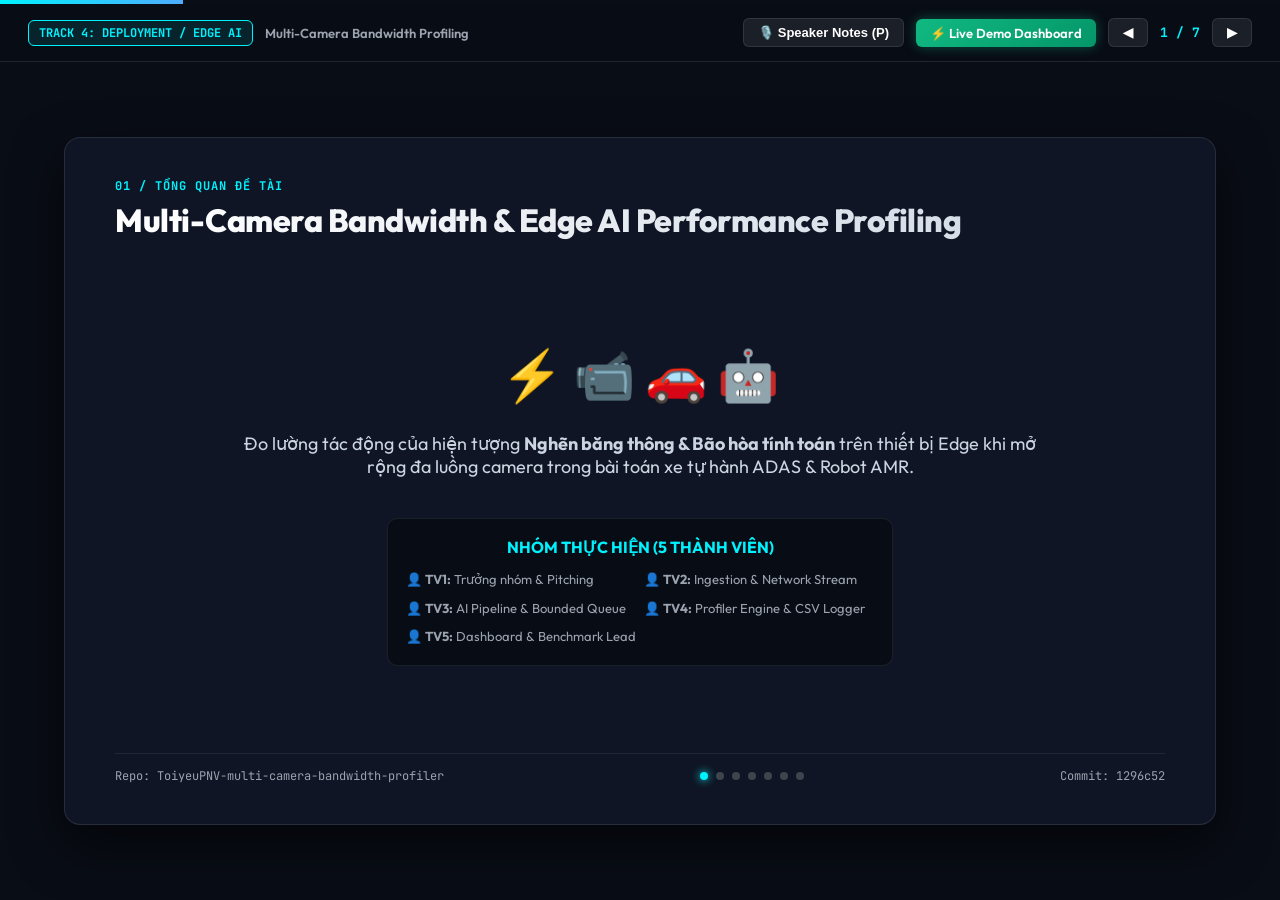
<file: static/slides.html>
<!DOCTYPE html>
<html lang="vi">
<head>
  <meta charset="UTF-8">
  <meta name="viewport" content="width=device-width, initial-scale=1.0">
  <title>Slide Thuyết Trình: Multi-Camera Bandwidth & Edge AI Profiler</title>
  <link rel="preconnect" href="https://fonts.googleapis.com">
  <link rel="preconnect" href="https://fonts.gstatic.com" crossorigin>
  <link href="https://fonts.googleapis.com/css2?family=JetBrains+Mono:wght@400;600;700&family=Outfit:wght@400;600;700;800&display=swap" rel="stylesheet">
  <style>
    :root {
      --bg: #090d16;
      --card-bg: rgba(17, 24, 39, 0.85);
      --border: rgba(255, 255, 255, 0.1);
      --cyan: #00f2fe;
      --blue: #4facfe;
      --emerald: #10b981;
      --amber: #f59e0b;
      --crimson: #ef4444;
      --text: #f3f4f6;
      --muted: #9ca3af;
    }
    * { margin:0; padding:0; box-sizing:border-box; }
    body {
      background: var(--bg);
      color: var(--text);
      font-family: 'Outfit', sans-serif;
      overflow: hidden;
      height: 100vh;
      display: flex;
      flex-direction: column;
      user-select: none;
    }
    /* Progress bar */
    .progress-bar {
      height: 4px;
      background: linear-gradient(90deg, var(--cyan), var(--blue));
      width: 0%;
      transition: width 0.3s ease;
      z-index: 100;
    }
    /* Header nav */
    .top-bar {
      display: flex;
      justify-content: space-between;
      align-items: center;
      padding: 14px 28px;
      border-bottom: 1px solid var(--border);
      background: rgba(9, 13, 22, 0.95);
      backdrop-filter: blur(10px);
    }
    .topic-badge {
      font-family: 'JetBrains Mono', monospace;
      font-size: 12px;
      background: rgba(0, 242, 254, 0.1);
      border: 1px solid var(--cyan);
      color: var(--cyan);
      padding: 4px 10px;
      border-radius: 6px;
      font-weight: 700;
    }
    .nav-actions {
      display: flex;
      gap: 12px;
      align-items: center;
    }
    .btn-nav {
      background: rgba(255, 255, 255, 0.08);
      border: 1px solid var(--border);
      color: #fff;
      padding: 6px 14px;
      border-radius: 6px;
      cursor: pointer;
      font-size: 13px;
      font-weight: 600;
      transition: 0.2s;
    }
    .btn-nav:hover { background: rgba(255, 255, 255, 0.18); }
    .btn-demo-link {
      background: linear-gradient(135deg, var(--emerald), #059669);
      border: none;
      color: #fff;
      box-shadow: 0 0 12px rgba(16, 185, 129, 0.4);
    }

    /* Slides viewport */
    .deck-container {
      flex: 1;
      position: relative;
      display: flex;
      align-items: center;
      justify-content: center;
      padding: 30px;
    }
    .slide {
      position: absolute;
      width: 90%;
      max-width: 1200px;
      height: 82%;
      background: var(--card-bg);
      border: 1px solid var(--border);
      border-radius: 16px;
      padding: 40px 50px;
      opacity: 0;
      visibility: hidden;
      transform: scale(0.96) translateY(20px);
      transition: all 0.4s cubic-bezier(0.4, 0, 0.2, 1);
      display: flex;
      flex-direction: column;
      justify-content: space-between;
      backdrop-filter: blur(20px);
      box-shadow: 0 20px 50px rgba(0, 0, 0, 0.6);
    }
    .slide.active {
      opacity: 1;
      visibility: visible;
      transform: scale(1) translateY(0);
      z-index: 10;
    }

    /* Slide Elements */
    .slide-tag {
      font-family: 'JetBrains Mono', monospace;
      font-size: 12px;
      color: var(--cyan);
      text-transform: uppercase;
      letter-spacing: 1px;
      font-weight: 700;
      margin-bottom: 6px;
    }
    .slide-title {
      font-size: 32px;
      font-weight: 800;
      letter-spacing: -0.5px;
      margin-bottom: 16px;
      background: linear-gradient(90deg, #fff, #cbd5e1);
      -webkit-background-clip: text;
      -webkit-text-fill-color: transparent;
    }
    .slide-body {
      flex: 1;
      overflow-y: auto;
      display: flex;
      flex-direction: column;
      gap: 16px;
    }

    /* Grid layouts */
    .grid-2 {
      display: grid;
      grid-template-columns: 1fr 1fr;
      gap: 24px;
    }
    .grid-3 {
      display: grid;
      grid-template-columns: repeat(3, 1fr);
      gap: 16px;
    }
    .card-box {
      background: rgba(0, 0, 0, 0.4);
      border: 1px solid rgba(255, 255, 255, 0.08);
      border-radius: 10px;
      padding: 18px;
    }
    .card-box h3 {
      font-size: 16px;
      color: var(--cyan);
      margin-bottom: 8px;
    }
    .card-box p, .card-box li {
      font-size: 13px;
      color: var(--muted);
      line-height: 1.6;
    }
    ul { padding-left: 20px; }

    /* Tables */
    table.slide-table {
      width: 100%;
      border-collapse: collapse;
      font-size: 13px;
      font-family: 'JetBrains Mono', monospace;
    }
    table.slide-table th {
      background: rgba(255, 255, 255, 0.06);
      color: var(--cyan);
      padding: 10px;
      text-align: left;
      border-bottom: 1px solid var(--border);
    }
    table.slide-table td {
      padding: 10px;
      border-bottom: 1px solid rgba(255, 255, 255, 0.05);
      color: #e2e8f0;
    }
    .tag-healthy { color: var(--emerald); font-weight: bold; }
    .tag-degraded { color: var(--amber); font-weight: bold; }
    .tag-overload { color: var(--crimson); font-weight: bold; }

    /* Speaker Notes Bar */
    .speaker-notes-drawer {
      border-top: 1px solid var(--border);
      background: rgba(10, 14, 23, 0.95);
      padding: 12px 28px;
      display: none;
      font-size: 13px;
      color: #38bdf8;
      font-family: 'JetBrains Mono', monospace;
    }
    .speaker-notes-drawer.open { display: block; }

    /* Footer indicators */
    .slide-footer {
      display: flex;
      justify-content: space-between;
      align-items: center;
      padding-top: 14px;
      border-top: 1px solid rgba(255, 255, 255, 0.08);
      font-size: 12px;
      color: var(--muted);
      font-family: 'JetBrains Mono', monospace;
    }
    .dots-nav { display: flex; gap: 8px; }
    .dot {
      width: 8px; height: 8px; border-radius: 50%;
      background: rgba(255, 255, 255, 0.2);
      cursor: pointer;
      transition: 0.2s;
    }
    .dot.active { background: var(--cyan); box-shadow: 0 0 8px var(--cyan); }
  </style>
</head>
<body>

  <!-- Top Progress Bar -->
  <div class="progress-bar" id="progress-bar"></div>

  <!-- Header -->
  <div class="top-bar">
    <div style="display:flex; align-items:center; gap:12px;">
      <span class="topic-badge">TRACK 4: DEPLOYMENT / EDGE AI</span>
      <span style="font-size:13px; color:var(--muted); font-weight:600;">Multi-Camera Bandwidth Profiling</span>
    </div>
    <div class="nav-actions">
      <button class="btn-nav" id="btn-toggle-notes">🎙️ Speaker Notes (P)</button>
      <a href="/" target="_blank" class="btn-nav btn-demo-link" style="text-decoration:none;">⚡ Live Demo Dashboard</a>
      <button class="btn-nav" id="btn-prev">◀</button>
      <span id="slide-num" style="font-family:'JetBrains Mono'; font-size:13px; color:var(--cyan); font-weight:bold;">1 / 7</span>
      <button class="btn-nav" id="btn-next">▶</button>
    </div>
  </div>

  <!-- Slide Deck Viewport -->
  <div class="deck-container">

    <!-- SLIDE 1: TITLE & TEAM -->
    <div class="slide active" data-notes="Chào thầy cô và các bạn. Nhóm em gồm 5 thành viên chọn Đề tài 7: Multi-Camera Bandwidth Profiling. Mục tiêu không phải là huấn luyện model AI lớn, mà là đo lường năng lực chịu tải thực tế của một thiết bị Edge AI khi mở rộng số lượng camera.">
      <div class="slide-tag">01 / TỔNG QUAN ĐỀ TÀI</div>
      <div class="slide-title">Multi-Camera Bandwidth & Edge AI Performance Profiling</div>
      <div class="slide-body" style="justify-content:center; align-items:center; text-align:center;">
        <div style="font-size: 50px; margin-bottom: 10px;">⚡ 📹 🚗 🤖</div>
        <p style="font-size: 18px; color: #cbd5e1; max-width: 800px; margin-bottom: 24px;">
          Đo lường tác động của hiện tượng <strong>Nghẽn băng thông & Bão hòa tính toán</strong> trên thiết bị Edge khi mở rộng đa luồng camera trong bài toán xe tự hành ADAS & Robot AMR.
        </p>
        <div class="card-box" style="display:inline-block; text-align:left; min-width: 500px;">
          <h3 style="text-align:center; margin-bottom:12px;">NHÓM THỰC HIỆN (5 THÀNH VIÊN)</h3>
          <ul style="list-style:none; padding:0; display:grid; grid-template-columns:1fr 1fr; gap:8px;">
            <li>👤 <strong>TV1:</strong> Trưởng nhóm & Pitching</li>
            <li>👤 <strong>TV2:</strong> Ingestion & Network Stream</li>
            <li>👤 <strong>TV3:</strong> AI Pipeline & Bounded Queue</li>
            <li>👤 <strong>TV4:</strong> Profiler Engine & CSV Logger</li>
            <li>👤 <strong>TV5:</strong> Dashboard & Benchmark Lead</li>
          </ul>
        </div>
      </div>
      <div class="slide-footer">
        <span>Repo: ToiyeuPNV-multi-camera-bandwidth-profiler</span>
        <div class="dots-nav" id="dots-container"></div>
        <span>Commit: 1296c52</span>
      </div>
    </div>

    <!-- SLIDE 2: PROBLEM & SENSOR FAILURE -->
    <div class="slide" data-notes="Trong thực tế, một xe ADAS hoặc robot AMR có từ 4 đến 8 camera bao quanh. Vấn đề lớn nhất ở Edge không phải là độ chính xác của AI mà là nghẽn băng thông và bão hòa phần cứng. Khi tăng số camera, hệ thống sẽ gãy ở đâu: mạng, CPU decode hay GPU inference?">
      <div class="slide-tag">02 / BÀI TOÁN & SENSOR FAILURE THỰC TẾ</div>
      <div class="slide-title">Hệ thống Edge AI gãy ở đâu khi tăng số Camera?</div>
      <div class="slide-body">
        <div class="grid-2">
          <div class="card-box">
            <h3>🎯 Bối cảnh triển khai (Deployment Context)</h3>
            <ul>
              <li><strong>Nền tảng:</strong> Xe tự hành ADAS / Robot AMR nhà máy thông minh.</li>
              <li><strong>Tính năng:</strong> Phát hiện vật cản & người đi bộ 360° theo thời gian thực.</li>
              <li><strong>Sensor:</strong> Mảng 4 camera bao quát 4 góc (Trước, Sau, Trái, Phải).</li>
              <li><strong>Câu hỏi cốt lõi:</strong> Thiết bị Edge xử lý ổn định tối đa bao nhiêu camera trước khi xảy ra sụt giảm FPS và rớt khung hình?</li>
            </ul>
          </div>

          <div class="card-box" style="border-color: rgba(239, 68, 68, 0.3);">
            <h3 style="color: var(--crimson);">🚨 Failure Case Thực Tế</h3>
            <ul>
              <li><strong>Lỗi Sensor/Hệ thống:</strong> Nghẽn băng thông truyền thông & Quá tải tính toán (Bandwidth & Compute Saturation).</li>
              <li><strong>Cơ chế gây lỗi:</strong> Video stream gửi 30 FPS, nhưng khâu giải mã CPU và GPU tensor không tiêu thụ kịp.</li>
              <li><strong>Hệ quả:</strong> Hàng đợi bị tràn (Buffer Overflow) ➔ Gây rớt khung hình (Drop Frame) ➔ Mất dấu vật cản và làm chậm phản ứng phanh khẩn cấp.</li>
            </ul>
          </div>
        </div>
      </div>
      <div class="slide-footer">
        <span>Failure Analysis: Multi-camera Bottleneck</span>
        <div class="dots-nav"></div>
        <span>Step 1 & 2 Completed</span>
      </div>
    </div>

    <!-- SLIDE 3: METHOD & PIPELINE -->
    <div class="slide" data-notes="Nhóm tham chiếu kiến trúc NVIDIA DeepStream SDK và Bounded Queue. Để bảo toàn tính thời gian thực, hàng đợi buffer được giới hạn maxsize=2. Nếu AI bận, frame mới bị drop ngay tại tầng I/O. Chúng em đo đồng thời cả 5 chỉ số: FPS, Latency E2E & P95, Drop %, CPU/GPU và Ingress Mbps.">
      <div class="slide-tag">03 / KIẾN TRÚC PIPELINE & BỘ ĐO PROFILER</div>
      <div class="slide-title">Kiến trúc Bounded Queue & Realtime Telemetry</div>
      <div class="slide-body">
        <div class="card-box" style="background:rgba(0,0,0,0.6); padding:20px; font-family:'JetBrains Mono'; font-size:12px; line-height:1.8;">
          CAM 01 (Factory) ──┐<br>
          CAM 02 (Traffic) ──┼──> Bounded Queue (maxsize=2) ──> AI Inference (Edge Detector)<br>
          CAM 03 (Security) ─┤          │                                  │<br>
          CAM 04 (Warehouse) ┘          ▼                                  ▼<br>
                              [Drop Frame Engine]                  [Processing Done]<br>
                                        │                                  │<br>
                                        └──────────────────┬───────────────┘<br>
                                                           ▼<br>
                                            [Performance Profiler Module]<br>
                                            • FPS | Latency Avg & P95 | Drop Frame %<br>
                                            • Host CPU % | Edge GPU % | Ingress Mbps
        </div>
        <div class="grid-3" style="margin-top:10px;">
          <div class="card-box">
            <h3>⏱️ End-to-End Latency</h3>
            <p>Đo từ lúc camera tạo frame đến khi AI vẽ xong bounding box (Average & P95).</p>
          </div>
          <div class="card-box">
            <h3>📉 Bounded Buffer Drop</h3>
            <p>Cơ chế leaky queue giống NVIDIA DeepStream: tự hủy frame nếu AI không kịp xử lý.</p>
          </div>
          <div class="card-box">
            <h3>📡 Real Bandwidth</h3>
            <p>Đo lưu lượng mạng thực tế nạp vào qua mạng H.264 tính bằng Megabit/giây (Mbps).</p>
          </div>
        </div>
      </div>
      <div class="slide-footer">
        <span>Pipeline: OpenCV + FastAPI + WebSockets + Chart.js</span>
        <div class="dots-nav"></div>
        <span>Architecture verified</span>
      </div>
    </div>

    <!-- SLIDE 4: BENCHMARK RESULTS -->
    <div class="slide" data-notes="Đây là bảng số liệu thực đo được trích từ file CSV. Ở baseline 1 camera, hệ thống đạt 30 FPS, trễ 5.6ms, GPU 32%. Tăng lên 2 và 3 camera, GPU tăng lên 60%. Đến 4 camera 720p, GPU là 73.8%. Nhưng khi chuyển 4 camera sang 1080p, GPU chạm đỉnh 95.7% và băng thông vọt lên 23 Mbps, kích hoạt trạng thái OVERLOAD với 5.6% drop frame.">
      <div class="slide-tag">04 / BẰNG CHỨNG THỰC NGHIỆM ĐỊNH LƯỢNG</div>
      <div class="slide-title">Bảng Kết Quả Benchmark Đối Chứng (Thực Đo)</div>
      <div class="slide-body">
        <table class="slide-table">
          <thead>
            <tr>
              <th>Điều kiện thử nghiệm</th>
              <th>Số Cam</th>
              <th>Độ phân giải</th>
              <th>FPS / Cam</th>
              <th>Latency P95</th>
              <th>Drop Frame</th>
              <th>GPU Load</th>
              <th>Băng thông Ingress</th>
              <th>Trạng thái</th>
            </tr>
          </thead>
          <tbody>
            <tr>
              <td><strong>Baseline</strong></td>
              <td>1 Cam</td>
              <td>720p</td>
              <td>30.0</td>
              <td>9.0 ms</td>
              <td>0.0%</td>
              <td>32.1%</td>
              <td>2.94 Mbps</td>
              <td><span class="tag-healthy">HEALTHY</span></td>
            </tr>
            <tr>
              <td><strong>Điều kiện A</strong></td>
              <td>2 Cams</td>
              <td>720p</td>
              <td>25.7</td>
              <td>8.1 ms</td>
              <td>0.0%</td>
              <td>46.9%</td>
              <td>6.03 Mbps</td>
              <td><span class="tag-healthy">HEALTHY</span></td>
            </tr>
            <tr>
              <td><strong>Điều kiện B</strong></td>
              <td>3 Cams</td>
              <td>720p</td>
              <td>27.7</td>
              <td>8.0 ms</td>
              <td>0.0%</td>
              <td>60.7%</td>
              <td>8.85 Mbps</td>
              <td><span class="tag-degraded">DEGRADED</span></td>
            </tr>
            <tr>
              <td><strong>Điều kiện C</strong></td>
              <td>4 Cams</td>
              <td>720p</td>
              <td>30.0</td>
              <td>7.5 ms</td>
              <td>0.0%</td>
              <td>73.8%</td>
              <td>11.02 Mbps</td>
              <td><span class="tag-degraded">DEGRADED</span></td>
            </tr>
            <tr style="background:rgba(239,68,68,0.15);">
              <td><strong>Điều kiện D (Stress)</strong></td>
              <td>4 Cams</td>
              <td>1080p</td>
              <td>25.2</td>
              <td>10.3 ms</td>
              <td><strong>5.6%</strong></td>
              <td><strong>95.7%</strong></td>
              <td><strong>23.00 Mbps</strong></td>
              <td><span class="tag-overload">OVERLOAD</span></td>
            </tr>
          </tbody>
        </table>

        <div class="card-box" style="margin-top:10px;">
          <h3>🧮 Ước lượng Băng thông thô:</h3>
          <p style="font-family:'JetBrains Mono';">
            Raw Bandwidth (4 cams 1080p RGB24) = 4 × 1920 × 1080 × 30 × 24 bps = <strong>5.97 Gbps</strong><br>
            ➔ Vượt quá giới hạn cổng USB 3.0 (3.2 Gbps) và GigE (1 Gbps) ➔ Bắt buộc phải nén H.264 (23 Mbps) và gây thêm tải giải mã CPU (55.3%).
          </p>
        </div>
      </div>
      <div class="slide-footer">
        <span>Log file: data/benchmarks.csv (Total 460 snapshots)</span>
        <div class="dots-nav"></div>
        <span>Quantitative Proof</span>
      </div>
    </div>

    <!-- SLIDE 5: FAILURE CASE ANALYSIS -->
    <div class="slide" data-notes="Nhóm phân tích chi tiết failure case: Khi GPU chạm 95.7%, nút thắt chính nằm ở GPU Compute. Vì không tính toán kịp, hàng đợi bị tràn và 1,459 frames đã bị loại bỏ. Chúng em tách bạch: số 95.7% là kết quả tự đo; lý thuyết leaky queue là từ NVIDIA DeepStream; còn việc phanh chậm 0.5-1.5m là suy luận kỹ thuật của nhóm.">
      <div class="slide-tag">05 / PHÂN TÍCH FAILURE CASE</div>
      <div class="slide-title">Điểm gãy Overload: GPU Saturation & Buffer Overflow</div>
      <div class="slide-body">
        <div class="grid-2">
          <div class="card-box" style="border-color:var(--crimson);">
            <h3 style="color:var(--crimson);">🚨 Hiện tượng ghi nhận tại 4 Cams 1080p</h3>
            <ul>
              <li><strong>GPU Compute Saturation:</strong> Đạt <strong>95.7%</strong> ➔ Tensor inference không xử lý kịp 120 FPS tổng.</li>
              <li><strong>CPU Decode Overhead:</strong> Tăng lên <strong>55.3%</strong> do phải giải nén 4 luồng H.264 liên tục.</li>
              <li><strong>Buffer Overflow:</strong> <strong>1,459 frames bị hủy</strong> (tỉ lệ rớt 5.6%).</li>
              <li><strong>Ingress Bandwidth:</strong> Chạm mốc <strong>23.00 Mbps</strong>.</li>
            </ul>
          </div>

          <div class="card-box">
            <h3>⚖️ Phân định 3 cấp độ thông tin (Rubric)</h3>
            <ul>
              <li><strong style="color:var(--cyan);">[Nhóm tự đo]:</strong> GPU 95.7%, CPU 55.3%, Drop 5.6%, Bandwidth 23 Mbps (đo thực tế trên máy).</li>
              <li><strong style="color:var(--amber);">[Nguồn tham khảo]:</strong> NVIDIA DeepStream chỉ ra rằng khi vượt công suất phần cứng, bắt buộc phải dùng leaky queue để tránh tích lũy trễ.</li>
              <li><strong style="color:var(--crimson);">[Suy luận kỹ thuật]:</strong> Rớt 5.6% frame liên tiếp làm đứt đoạn trajectory bám vết đối tượng, làm chậm phản ứng phanh ADAS từ 0.5–1.5m.</li>
            </ul>
          </div>
        </div>
      </div>
      <div class="slide-footer">
        <span>Evidence: data/dashboard_benchmark_evidence.png</span>
        <div class="dots-nav"></div>
        <span>Failure dissected</span>
      </div>
    </div>

    <!-- SLIDE 6: ENGINEERING DECISIONS & RECOMMENDATION -->
    <div class="slide" data-notes="Từ số liệu đo được, nhóm đưa ra 2 quyết định kỹ thuật: 1 là cấu hình trần an toàn của máy là 4 camera 720p hoặc 3 camera 1080p. 2 là giải pháp hạ tải thông minh: khi GPU vượt 85%, hệ thống tự động hạ 3 camera phụ xuống 15 FPS và 360p, giữ nguyên camera trước để tiết kiệm 50% băng thông và đưa GPU về dưới 75%.">
      <div class="slide-tag">06 / QUYẾT ĐỊNH KỸ THUẬT & KHUYẾN NGHỊ</div>
      <div class="slide-title">Engineering Decisions & Adaptive Load Shedding</div>
      <div class="slide-body">
        <div class="grid-2">
          <div class="card-box">
            <h3>1. Xác định Giới hạn an toàn (Capacity Ceiling)</h3>
            <p>Đối với thiết bị Edge này:</p>
            <ul>
              <li><strong>Cấu hình tối đa an toàn:</strong> <strong>4 Cameras @ 720p 30 FPS</strong> (GPU 73.8%, Drop 0.0%) hoặc 3 Cameras @ 1080p.</li>
              <li>Không triển khai 4 camera 1080p ở chế độ đồng dạng vì dẫn đến bão hòa GPU và drop frame.</li>
            </ul>
          </div>

          <div class="card-box">
            <h3>2. Thuật toán Hạ tải thích ứng (Adaptive Sizing)</h3>
            <p>Khi telemetry phát hiện <code>gpu_load > 85%</code>:</p>
            <ul>
              <li><strong>Camera Trước (Critical):</strong> Giữ 1080p @ 30 FPS nhận diện xa.</li>
              <li><strong>3 Camera Phụ (Góc/Lùi):</strong> Tự động hạ xuống <strong>720p @ 15 FPS</strong>.</li>
              <li><strong>Hiệu quả:</strong> Tiết kiệm ngay 50% băng thông, đưa GPU về mức an toàn <strong>&lt;75%</strong> và triệt tiêu drop frame.</li>
            </ul>
          </div>
        </div>

        <div class="card-box" style="margin-top:10px;">
          <h3>🔌 Khuyến nghị chuẩn giao tiếp vật lý:</h3>
          <p>
            Sử dụng <strong>GMSL2 / FPD-Link III SerDes (3–6 Gbps/link)</strong> cho hệ thống xe ADAS / Robot AMR để truyền video raw độ trễ thấp và đồng bộ phần cứng, thay thế cho giao tiếp USB 3.0 và Ethernet dân dụng.
          </p>
        </div>
      </div>
      <div class="slide-footer">
        <span>Trade-off & Deployment Recommendations</span>
        <div class="dots-nav"></div>
        <span>Decision Ready</span>
      </div>
    </div>

    <!-- SLIDE 7: LIVE DEMO & Q&A -->
    <div class="slide" data-notes="Nhóm xin phép chuyển sang giao diện live demo tại localhost 8000. Thầy cô có thể thấy trực tiếp 4 luồng video với bounding box, và khi bấm nút 1, 2, 3, 4 cam thì đồ thị và trạng thái Healthy hay Overload sẽ nhảy ngay lập tức. Nhóm em xin cảm ơn và sẵn sàng trả lời câu hỏi.">
      <div class="slide-tag">07 / DEMO TRỰC TIẾP & KẾT LUẬN</div>
      <div class="slide-title">Trình Diễn Hệ Thống Trực Tiếp & Q&A</div>
      <div class="slide-body" style="justify-content:center; align-items:center; text-align:center;">
        <div style="font-size: 55px; margin-bottom: 16px;">🚀 🖥️ 📊</div>
        <p style="font-size: 20px; font-weight: 700; color: #fff; margin-bottom: 8px;">
          Hệ thống Multi-Camera Profiler đang chạy trực tiếp tại cổng 8000
        </p>
        <p style="color: var(--muted); font-size: 14px; max-width: 650px; margin-bottom: 24px;">
          Sẵn sàng thử nghiệm tương tác: Chuyển đổi số camera theo thời gian thực, kích hoạt Stress-test tự động và xuất báo cáo CSV.
        </p>
        <div style="display:flex; gap:16px;">
          <a href="/" target="_blank" class="btn-nav btn-demo-link" style="padding:12px 24px; font-size:15px; text-decoration:none;">
            ⚡ Mở Dashboard Live Demo
          </a>
          <a href="https://github.com/nguyenquangdao2004-glitch/K4-Track4-Day4-ToiyeuPNV-multi-camera-bandwidth-profiler" target="_blank" class="btn-nav" style="padding:12px 24px; font-size:15px; text-decoration:none;">
            📂 Xem GitHub Repository
          </a>
        </div>
      </div>
      <div class="slide-footer">
        <span>K4 - Track 4: Deployment & Edge AI</span>
        <div class="dots-nav"></div>
        <span>Thank you!</span>
      </div>
    </div>

  </div>

  <!-- Speaker Notes Drawer (Toggled with 'P' or button) -->
  <div class="speaker-notes-drawer" id="speaker-notes">
    <strong>🎙️ KỊCH BẢN THUYẾT TRÌNH (SPEAKER NOTES):</strong>
    <p id="notes-content" style="margin-top:6px; color:#e2e8f0; font-family:'Outfit'; font-size:14px; line-height:1.6;"></p>
  </div>

  <script>
    const slides = document.querySelectorAll('.slide');
    const progressBar = document.getElementById('progress-bar');
    const slideNum = document.getElementById('slide-num');
    const dotsContainer = document.querySelectorAll('.dots-nav');
    const notesDrawer = document.getElementById('speaker-notes');
    const notesContent = document.getElementById('notes-content');
    const btnNotes = document.getElementById('btn-toggle-notes');

    let currentSlide = 0;

    // Build dots
    dotsContainer.forEach(container => {
      container.innerHTML = '';
      slides.forEach((_, idx) => {
        const dot = document.createElement('div');
        dot.className = `dot ${idx === 0 ? 'active' : ''}`;
        dot.addEventListener('click', () => goToSlide(idx));
        container.appendChild(dot);
      });
    });

    function updateSlide() {
      slides.forEach((s, idx) => {
        s.classList.toggle('active', idx === currentSlide);
      });

      // Update dots
      document.querySelectorAll('.dots-nav').forEach(c => {
        const dots = c.querySelectorAll('.dot');
        dots.forEach((d, idx) => d.classList.toggle('active', idx === currentSlide));
      });

      // Progress bar & counter
      const pct = ((currentSlide + 1) / slides.length) * 100;
      progressBar.style.width = `${pct}%`;
      slideNum.innerText = `${currentSlide + 1} / ${slides.length}`;

      // Speaker notes
      const notes = slides[currentSlide].getAttribute('data-notes') || 'Không có ghi chú.';
      notesContent.innerText = notes;
    }

    function goToSlide(n) {
      currentSlide = Math.max(0, Math.min(n, slides.length - 1));
      updateSlide();
    }

    function nextSlide() {
      if (currentSlide < slides.length - 1) {
        currentSlide++;
        updateSlide();
      }
    }

    function prevSlide() {
      if (currentSlide > 0) {
        currentSlide--;
        updateSlide();
      }
    }

    document.getElementById('btn-next').addEventListener('click', nextSlide);
    document.getElementById('btn-prev').addEventListener('click', prevSlide);

    btnNotes.addEventListener('click', () => {
      notesDrawer.classList.toggle('open');
    });

    // Keyboard navigation
    document.addEventListener('keydown', (e) => {
      if (e.key === 'ArrowRight' || e.key === ' ' || e.key === 'PageDown') {
        nextSlide();
      } else if (e.key === 'ArrowLeft' || e.key === 'PageUp') {
        prevSlide();
      } else if (e.key.toLowerCase() === 'p') {
        notesDrawer.classList.toggle('open');
      } else if (e.key.toLowerCase() === 'f') {
        if (!document.fullscreenElement) {
          document.documentElement.requestFullscreen();
        } else {
          document.exitFullscreen();
        }
      }
    });

    updateSlide();
  </script>
</body>
</html>
</file>
